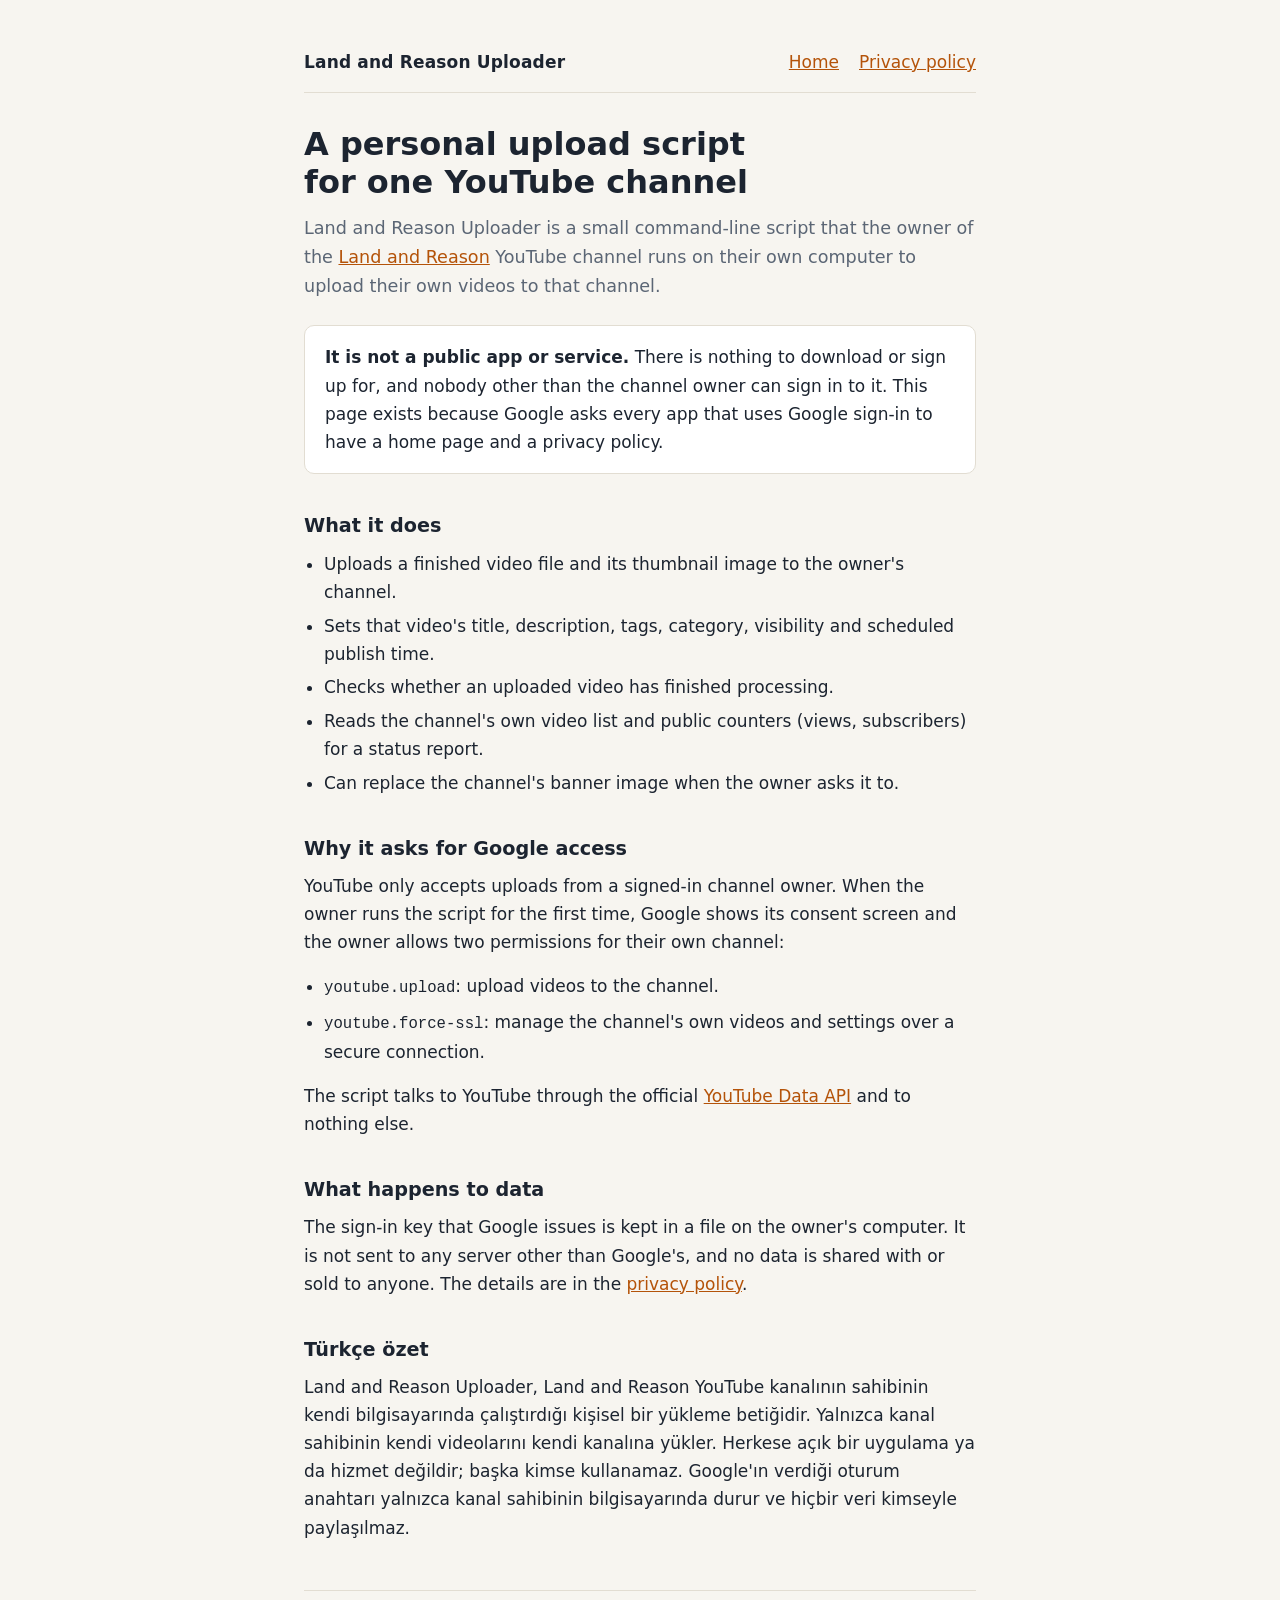
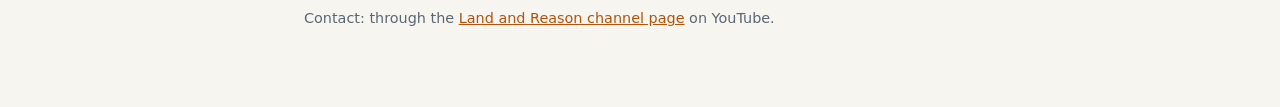
<file: index.html>
<!doctype html>
<html lang="en">
<head>
<meta charset="utf-8">
<meta name="viewport" content="width=device-width, initial-scale=1">
<title>Land and Reason Uploader</title>
<meta name="description" content="Land and Reason Uploader is a personal script that uploads the Land and Reason channel owner's own videos to their own YouTube channel.">
<link rel="stylesheet" href="style.css">
</head>
<body>
<main>
  <header class="site">
    <span class="name">Land and Reason Uploader</span>
    <nav><a href="./">Home</a><a href="privacy.html">Privacy policy</a></nav>
  </header>

  <h1>A personal upload script for one YouTube channel</h1>
  <p class="lead">Land and Reason Uploader is a small command-line script that the owner of the
  <a href="https://www.youtube.com/channel/UCgRWpKCoqRoCqMeAG-kdyhQ">Land and Reason</a> YouTube channel runs on their own
  computer to upload their own videos to that channel.</p>

  <div class="card">
    <p><strong>It is not a public app or service.</strong> There is nothing to download or sign up for,
    and nobody other than the channel owner can sign in to it. This page exists because Google asks
    every app that uses Google sign-in to have a home page and a privacy policy.</p>
  </div>

  <h2>What it does</h2>
  <ul>
    <li>Uploads a finished video file and its thumbnail image to the owner's channel.</li>
    <li>Sets that video's title, description, tags, category, visibility and scheduled publish time.</li>
    <li>Checks whether an uploaded video has finished processing.</li>
    <li>Reads the channel's own video list and public counters (views, subscribers) for a status report.</li>
    <li>Can replace the channel's banner image when the owner asks it to.</li>
  </ul>

  <h2>Why it asks for Google access</h2>
  <p>YouTube only accepts uploads from a signed-in channel owner. When the owner runs the script for the
  first time, Google shows its consent screen and the owner allows two permissions for their own channel:</p>
  <ul>
    <li><code>youtube.upload</code>: upload videos to the channel.</li>
    <li><code>youtube.force-ssl</code>: manage the channel's own videos and settings over a secure connection.</li>
  </ul>
  <p>The script talks to YouTube through the official
  <a href="https://developers.google.com/youtube/v3">YouTube Data API</a> and to nothing else.</p>

  <h2>What happens to data</h2>
  <p>The sign-in key that Google issues is kept in a file on the owner's computer. It is not sent to any
  server other than Google's, and no data is shared with or sold to anyone. The details are in the
  <a href="privacy.html">privacy policy</a>.</p>

  <h2>Türkçe özet</h2>
  <p>Land and Reason Uploader, Land and Reason YouTube kanalının sahibinin kendi bilgisayarında çalıştırdığı kişisel
  bir yükleme betiğidir. Yalnızca kanal sahibinin kendi videolarını kendi kanalına yükler. Herkese açık bir
  uygulama ya da hizmet değildir; başka kimse kullanamaz. Google'ın verdiği oturum anahtarı yalnızca kanal
  sahibinin bilgisayarında durur ve hiçbir veri kimseyle paylaşılmaz.</p>

  <footer>
    <p>Contact: through the <a href="https://www.youtube.com/channel/UCgRWpKCoqRoCqMeAG-kdyhQ">Land and Reason channel page</a> on YouTube.</p>
  </footer>
</main>
</body>
</html>
</file>
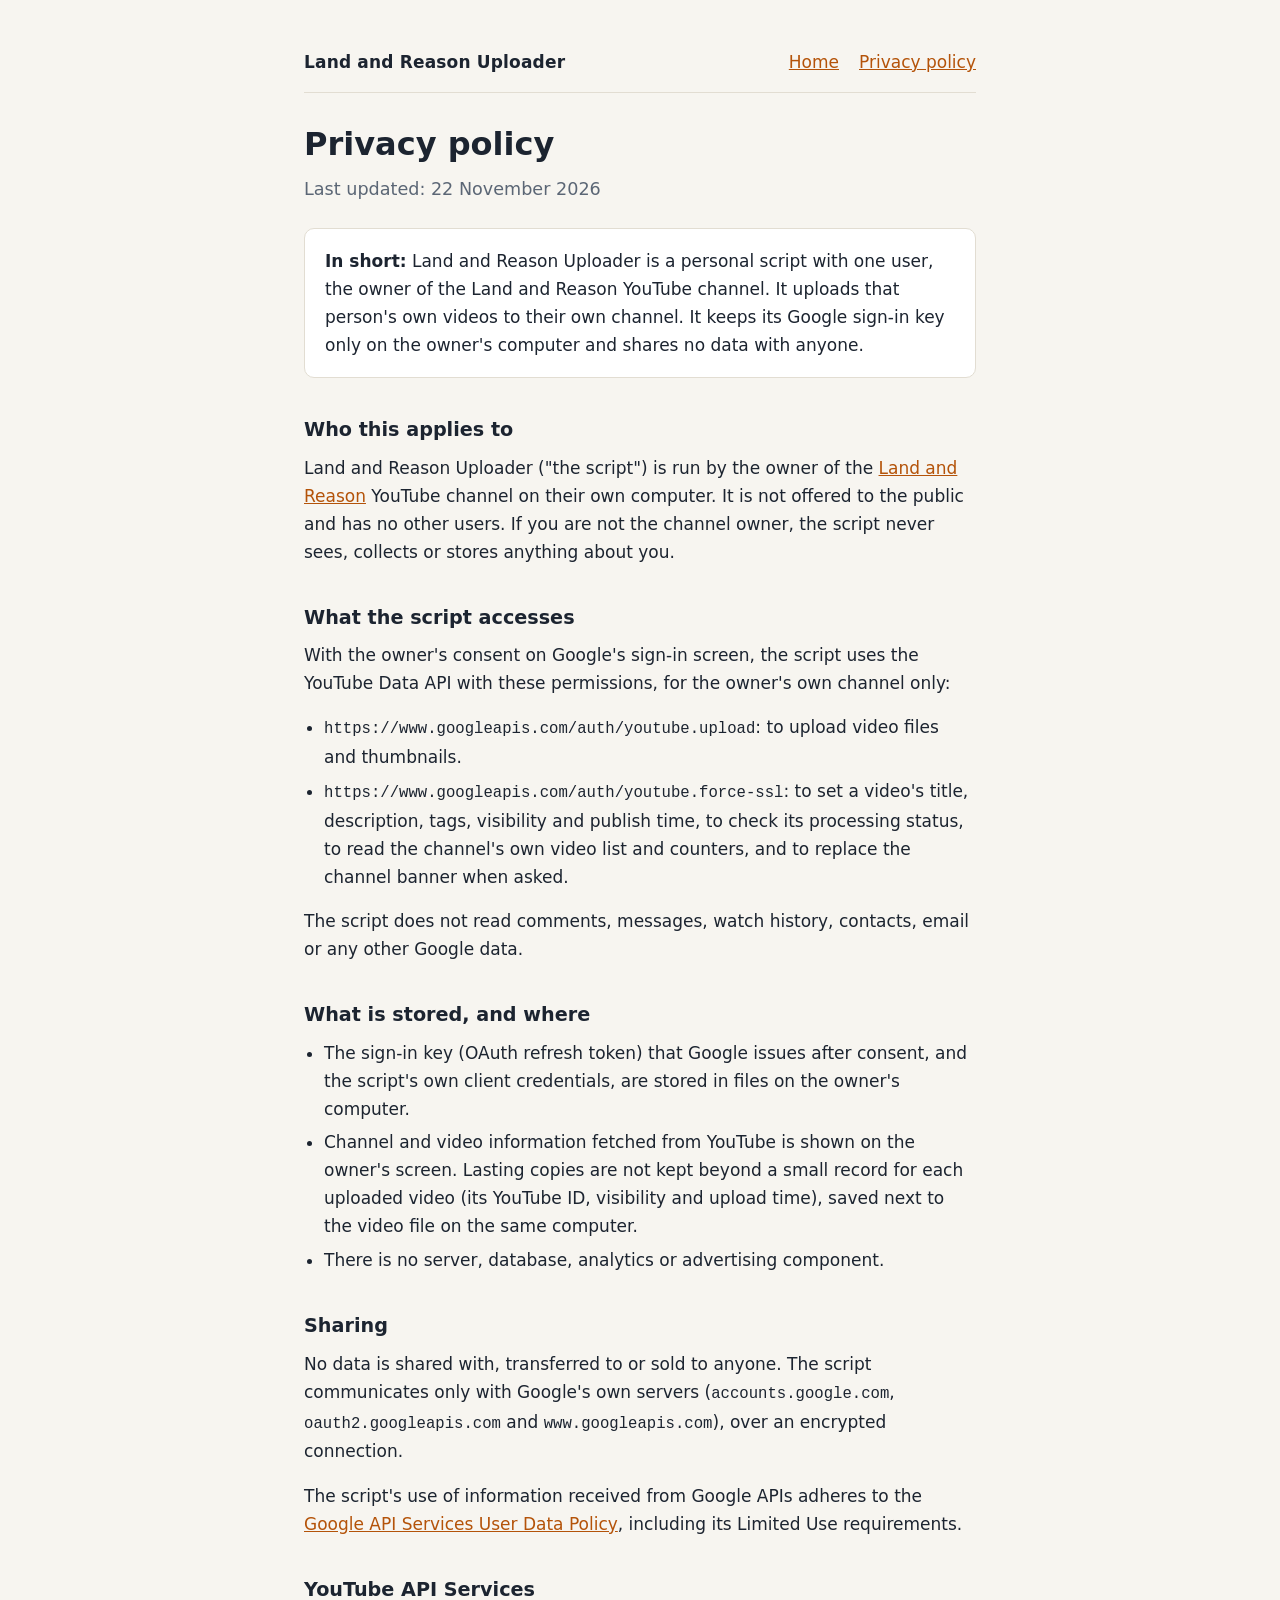
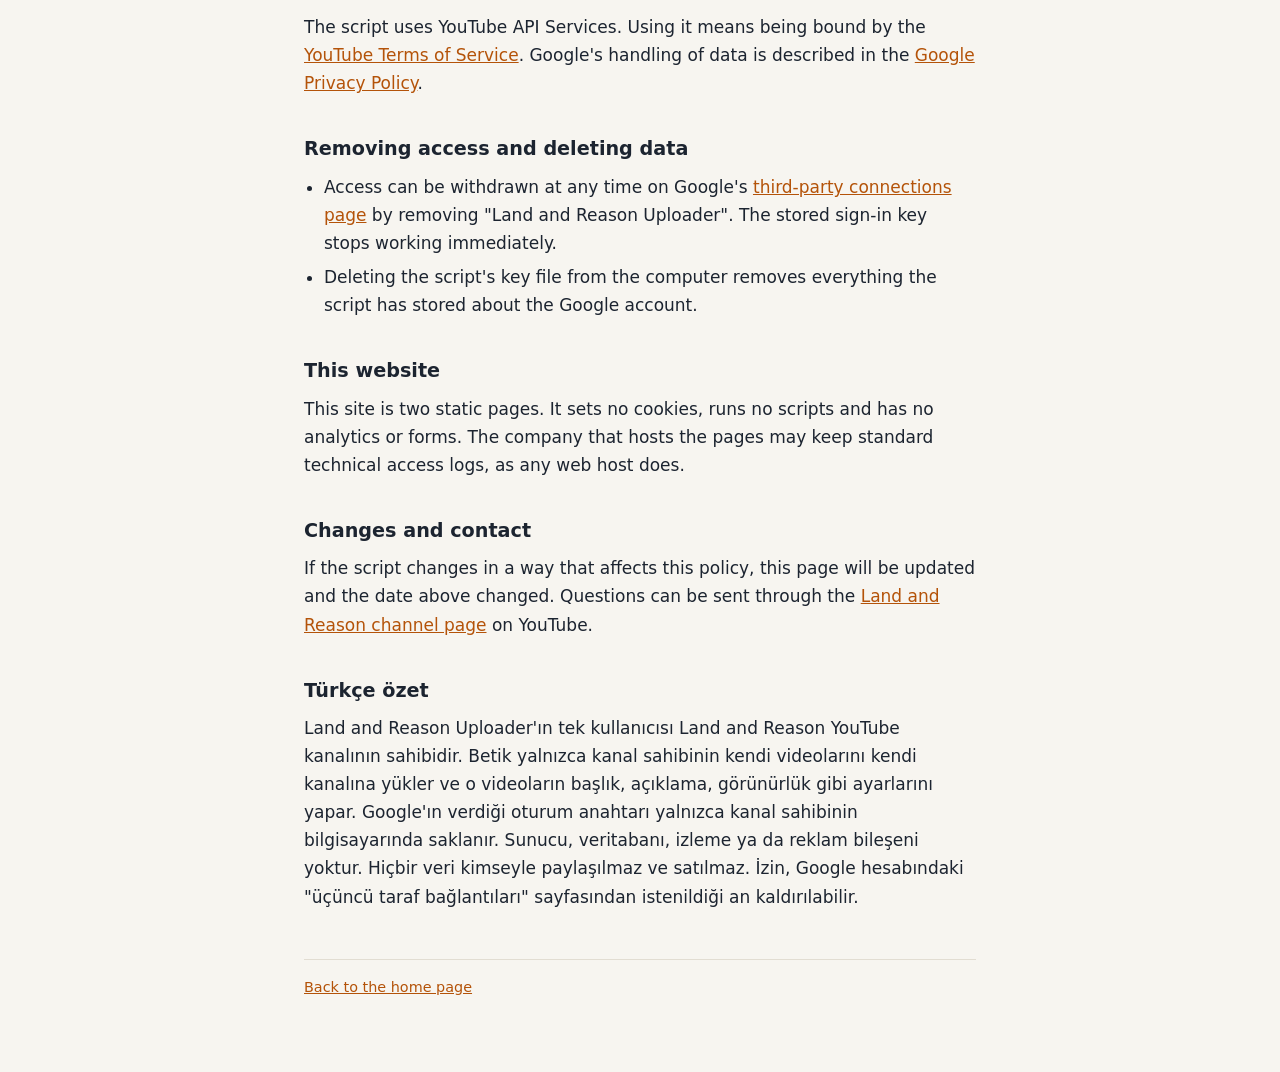
<file: privacy.html>
<!doctype html>
<html lang="en">
<head>
<meta charset="utf-8">
<meta name="viewport" content="width=device-width, initial-scale=1">
<title>Privacy policy · Land and Reason Uploader</title>
<meta name="description" content="Privacy policy of Land and Reason Uploader, a personal script that uploads the owner's own videos to their own YouTube channel.">
<link rel="stylesheet" href="style.css">
</head>
<body>
<main>
  <header class="site">
    <span class="name">Land and Reason Uploader</span>
    <nav><a href="./">Home</a><a href="privacy.html">Privacy policy</a></nav>
  </header>

  <h1>Privacy policy</h1>
  <p class="lead">Last updated: 22 November 2026</p>

  <div class="card">
    <p><strong>In short:</strong> Land and Reason Uploader is a personal script with one user, the owner of the
    Land and Reason YouTube channel. It uploads that person's own videos to their own channel. It keeps its
    Google sign-in key only on the owner's computer and shares no data with anyone.</p>
  </div>

  <h2>Who this applies to</h2>
  <p>Land and Reason Uploader ("the script") is run by the owner of the
  <a href="https://www.youtube.com/channel/UCgRWpKCoqRoCqMeAG-kdyhQ">Land and Reason</a> YouTube channel on their own computer.
  It is not offered to the public and has no other users. If you are not the channel owner, the script
  never sees, collects or stores anything about you.</p>

  <h2>What the script accesses</h2>
  <p>With the owner's consent on Google's sign-in screen, the script uses the YouTube Data API with these
  permissions, for the owner's own channel only:</p>
  <ul>
    <li><code>https://www.googleapis.com/auth/youtube.upload</code>: to upload video files and thumbnails.</li>
    <li><code>https://www.googleapis.com/auth/youtube.force-ssl</code>: to set a video's title, description,
    tags, visibility and publish time, to check its processing status, to read the channel's own video list
    and counters, and to replace the channel banner when asked.</li>
  </ul>
  <p>The script does not read comments, messages, watch history, contacts, email or any other Google data.</p>

  <h2>What is stored, and where</h2>
  <ul>
    <li>The sign-in key (OAuth refresh token) that Google issues after consent, and the script's own client
    credentials, are stored in files on the owner's computer.</li>
    <li>Channel and video information fetched from YouTube is shown on the owner's screen. Lasting copies are
    not kept beyond a small record for each uploaded video (its YouTube ID, visibility and upload time), saved
    next to the video file on the same computer.</li>
    <li>There is no server, database, analytics or advertising component.</li>
  </ul>

  <h2>Sharing</h2>
  <p>No data is shared with, transferred to or sold to anyone. The script communicates only with Google's
  own servers (<code>accounts.google.com</code>, <code>oauth2.googleapis.com</code> and
  <code>www.googleapis.com</code>), over an encrypted connection.</p>
  <p>The script's use of information received from Google APIs adheres to the
  <a href="https://developers.google.com/terms/api-services-user-data-policy">Google API Services User Data Policy</a>,
  including its Limited Use requirements.</p>

  <h2>YouTube API Services</h2>
  <p>The script uses YouTube API Services. Using it means being bound by the
  <a href="https://www.youtube.com/t/terms">YouTube Terms of Service</a>. Google's handling of data is
  described in the <a href="https://policies.google.com/privacy">Google Privacy Policy</a>.</p>

  <h2>Removing access and deleting data</h2>
  <ul>
    <li>Access can be withdrawn at any time on Google's
    <a href="https://myaccount.google.com/connections">third-party connections page</a> by removing
    "Land and Reason Uploader". The stored sign-in key stops working immediately.</li>
    <li>Deleting the script's key file from the computer removes everything the script has stored about the
    Google account.</li>
  </ul>

  <h2>This website</h2>
  <p>This site is two static pages. It sets no cookies, runs no scripts and has no analytics or forms.
  The company that hosts the pages may keep standard technical access logs, as any web host does.</p>

  <h2>Changes and contact</h2>
  <p>If the script changes in a way that affects this policy, this page will be updated and the date above
  changed. Questions can be sent through the
  <a href="https://www.youtube.com/channel/UCgRWpKCoqRoCqMeAG-kdyhQ">Land and Reason channel page</a> on YouTube.</p>

  <h2>Türkçe özet</h2>
  <p>Land and Reason Uploader'ın tek kullanıcısı Land and Reason YouTube kanalının sahibidir. Betik yalnızca kanal
  sahibinin kendi videolarını kendi kanalına yükler ve o videoların başlık, açıklama, görünürlük gibi
  ayarlarını yapar. Google'ın verdiği oturum anahtarı yalnızca kanal sahibinin bilgisayarında saklanır.
  Sunucu, veritabanı, izleme ya da reklam bileşeni yoktur. Hiçbir veri kimseyle paylaşılmaz ve satılmaz.
  İzin, Google hesabındaki "üçüncü taraf bağlantıları" sayfasından istenildiği an kaldırılabilir.</p>

  <footer>
    <p><a href="./">Back to the home page</a></p>
  </footer>
</main>
</body>
</html>
</file>
<file: style.css>
:root {
  --bg: #f7f5f0;
  --card: #ffffff;
  --text: #1c2430;
  --muted: #5b6675;
  --line: #e2ddd2;
  --accent: #b45309;
}
@media (prefers-color-scheme: dark) {
  :root {
    --bg: #10161f;
    --card: #17202c;
    --text: #e8ecf1;
    --muted: #9aa6b5;
    --line: #263242;
    --accent: #f5a524;
  }
}
* { box-sizing: border-box; }
html { -webkit-text-size-adjust: 100%; }
body {
  margin: 0;
  background: var(--bg);
  color: var(--text);
  font: 17px/1.65 system-ui, -apple-system, "Segoe UI", Roboto, Helvetica, Arial, sans-serif;
}
main {
  max-width: 44rem;
  margin: 0 auto;
  padding: 3rem 1rem 4rem;
}
header.site {
  display: flex;
  flex-wrap: wrap;
  align-items: baseline;
  justify-content: space-between;
  gap: 0.5rem 1.5rem;
  padding-bottom: 1rem;
  margin-bottom: 2rem;
  border-bottom: 1px solid var(--line);
}
header.site .name { font-weight: 700; letter-spacing: 0.01em; }
header.site nav a { margin-left: 1.25rem; }
header.site nav a:first-child { margin-left: 0; }
h1 { font-size: 2rem; line-height: 1.2; margin: 0 0 0.75rem; text-wrap: balance; }
h2 { font-size: 1.2rem; margin: 2.25rem 0 0.5rem; }
p, ul { margin: 0 0 1rem; }
ul { padding-left: 1.25rem; }
li { margin-bottom: 0.35rem; }
a { color: var(--accent); }
.lead { font-size: 1.1rem; color: var(--muted); }
.card {
  background: var(--card);
  border: 1px solid var(--line);
  border-radius: 10px;
  padding: 1.1rem 1.25rem;
  margin: 1.5rem 0;
}
.card p:last-child, .card ul:last-child { margin-bottom: 0; }
code { font-family: ui-monospace, Consolas, monospace; font-size: 0.92em; overflow-wrap: anywhere; }
footer { margin-top: 3rem; padding-top: 1rem; border-top: 1px solid var(--line); color: var(--muted); font-size: 0.9rem; }
</file>
